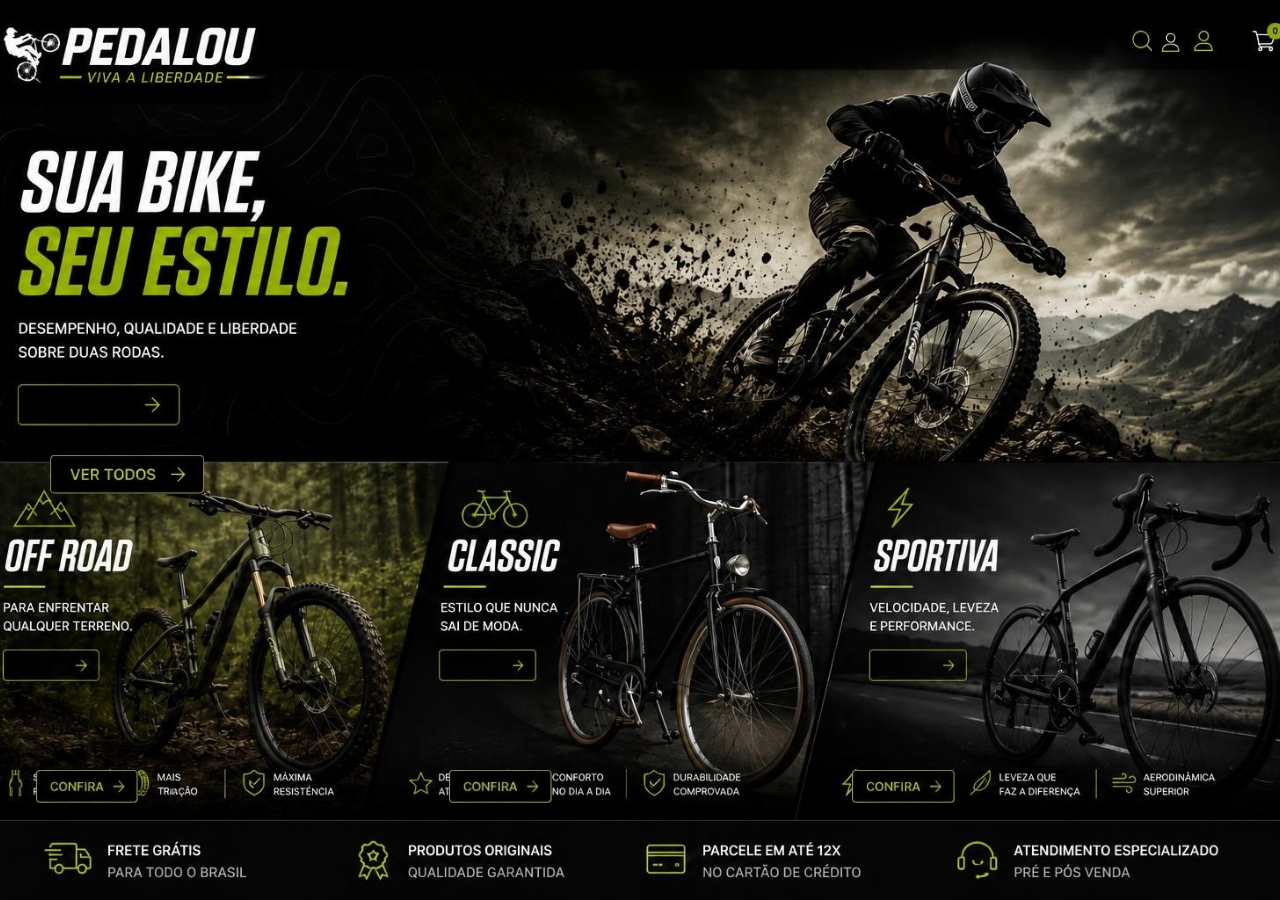
<file: index.html>
<!DOCTYPE html>
<html lang="pt-br">
<head>
    <meta charset="UTF-8">
    <meta name="viewport" content="width=device-width, initial-scale=1.0">
    <title>Pedalou /Menu Inicial</title>
    <link rel="stylesheet" href="style.css">
    <link rel="stylesheet" href="fundo.css">
</head>
    <body>

        <div class="vertudo">
            <button id="vertudo">
                <img src="imagens/ver tudo botao.jpg" alt="Botão ver tudo">
            </button>
        </div>

        <div class="confira_1">
            <button id="confira_1">
                <img src="imagens/confira botao.jpg" alt="Botão confira">
            </button>
        </div>

        <div class="confira_2">
            <button id="confira_2">
                <img src="imagens/confira botao.jpg" alt="Botão confira">
            </button>
        </div>

        <div class="confira_3">
            <button id="confira_3">
                <img src="imagens/confira botao.jpg" alt="Botão confira">
            </button>
        </div>

        <div class="perfil">
            <button id="perfil">
                <img src="imagens/Perfil.jpg" alt="perfil">
            </button>
        </div>

    </body>

    <script src="java.js"></script>
    
</html>
</file>
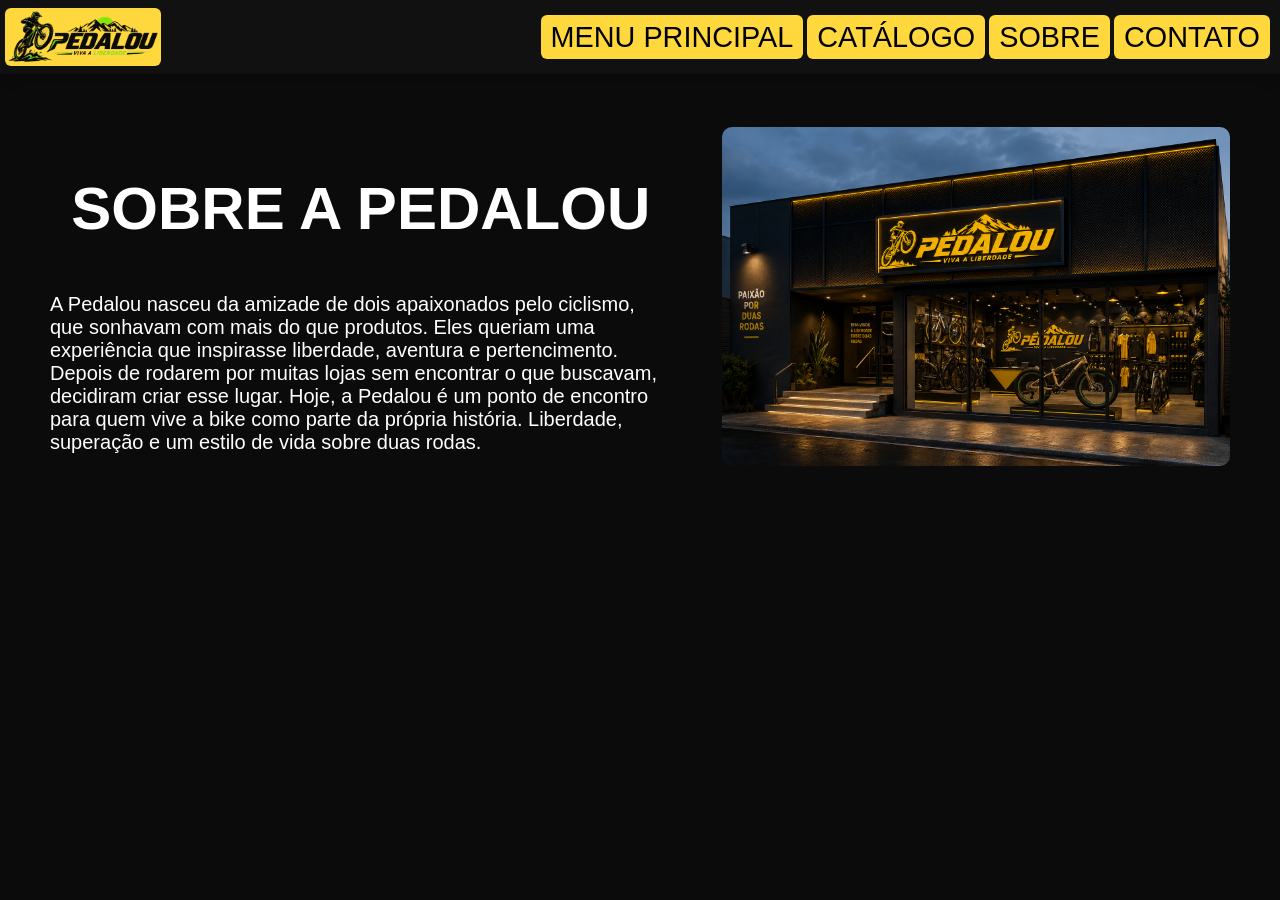
<file: sobre.html>
<!DOCTYPE html>
<html lang="pt-br">
<head>
    <meta charset="UTF-8">
    <meta name="viewport" content="width=device-width, initial-scale=1.0">
    <title>Pedalou /SOBRE</title>
    <link rel="stylesheet" href="style.css">
</head>
<body>
    <header>
        <div class="logo">
           <img src="imagens/logo.png" alt="logo">
        </div>
        <nav class="barnav">
            <ul>
                <li><a href="index.html" class="ativo">MENU PRINCIPAL</a></li>
                <li><a href="catalogo.html" class="ativo">CATÁLOGO</a></li>
                <li><a href="sobre.html" class="ativo">SOBRE</a></li>
                <li><a href="contato.html" class="ativo">CONTATO</a></li>
            </ul>
        </nav>
    </header>

    <section class="sobre">
        <div class="texto">
        <h1>SOBRE A PEDALOU</h1>
        <P>A Pedalou nasceu da amizade de dois apaixonados pelo ciclismo,
        que sonhavam com mais do que produtos. Eles queriam uma experiência
        que inspirasse liberdade, aventura e pertencimento. Depois de rodarem
        por muitas lojas sem encontrar o que buscavam, decidiram criar esse lugar.
        Hoje, a Pedalou é um ponto de encontro para quem vive a bike como parte da própria
        história. Liberdade, superação e um estilo de vida sobre duas rodas.</P>
    </div>

    <div class="fachada">
        <img src="imagens/fachada loja.PNG" alt="fachada da loja">
    </div>
    </section>
</body>
</html>
</file>
<file: style.css>
body{
    margin: 0;
    padding: 0;
    height: 100vh;
    position: relative;
    background-color: #0b0b0b;
}

header {
    background-color: #111111;
    display: flex;
    align-items: center;
    justify-content: space-between;
    padding: 0 48px;
    height: 74px;
    position: sticky;
    top: 0;
    z-index: 999;
    box-shadow: 0 3px 12px rgba(0, 0, 0, 0.25);
}

.barnav{
    position: fixed;
    right: 10px;
}

.logo{
    position: fixed;
    left: 5px;
}

.logo img{ 
    padding: 3px;
    border-radius: 6px;
    background-color: #ffd83d;
    width: 150px;
    height: auto;
    display: block;
}

html{
    scroll-behavior: smooth;
}

nav ul {
    list-style: none;
    display: flex;
    gap: 4px;
}

nav ul li a {
    font-family: Arial, sans-serif;
    text-decoration: none;
    font-size: 1.8rem;
    font-weight: 500;
    padding: 6px 10px;
    border-radius: 6px;
    transition:
        background-color 0.25s,
        color 0.25s;
    white-space: nowrap;
}

nav ul li a:hover,
nav ul li a.ativo {
    background-color: #ffd83d;
    color: rgb(0, 0, 0);
}

.titulo{
    position: relative;
    display: block;
    justify-self: center;
    flex-direction: column;
    font-family: Arial, sans-serif;
    font-size: 24px;
    font-weight: 800;
    color: white;
} 

.card1{
    position: absolute;
    top: 30%;
    left: 15%;
    width: 250px;
    min-height: 400px;
    border-radius: 10px;
    text-align: center;
    padding: 15px;
    background-color: #dfb510;
    border: solid 1px rgb(0, 0, 0);
    display: flex;
    flex-direction: column;
    justify-content: space-between;
}

.card1 img{
    width: 100%;
    height: auto;
    object-fit: contain;
}

.titulocard{
    color: rgb(15, 15, 15);
    font-family: Arial, sans-serif;
    font-size: 36px;
}

.card{
    font-family: Arial, sans-serif;
    color: rgb(15, 15, 15);
}

.card2{
    position: absolute;
    top: 30%;
    left: 40%;
    width: 250px;
    min-height: 400px;
    border-radius: 10px;
    text-align: center;
    padding: 15px;
    background-color: #dfb510;
    border: solid 1px rgb(0, 0, 0);
    display: flex;
    flex-direction: column;
    justify-content: space-between;
}

.card2 img{
    width: 100%;
    height: auto;
    object-fit: contain;
}

.card3{
    position: absolute;
    top: 30%;
    left: 65%;
    width: 250px;
    min-height: 400px;
    border-radius: 10px;
    text-align: center;
    padding: 15px;
    background-color: #dfb510;
   border: solid 1px rgb(0, 0, 0);
    display: flex;
    flex-direction: column;
    justify-content: space-between;
}

.card3 img{
    width: 100%;
    height: auto;
    object-fit: contain;
}

.off-road h2{
    position: relative;
    font-size: 48px;
    top: 700px;
    display: flex;
    flex-direction: column;
    justify-self: center;
}

.off-road p{
    position: relative;
    font-size: 36px;
    top: 700px;
    display: flex;
    flex-direction: column;
    justify-self: center;
}

.card1off{
    position: absolute;
    top: 1075px;
    left: 15%;
    width: 250px;
    min-height: 250px;
    border-radius: 10px;
    text-align: center;
    padding: 15px;
    background-color: #dfb510;
    border: solid 1px rgb(0, 0, 0);
    display: flex;
    flex-direction: column;
    justify-content: space-between;
}

.card1off img{
    width: 100%;
    height: auto;
    object-fit: contain;
}

.card2off{
    position: absolute;
    top: 1075px;
    left: 40%;
    width: 250px;
    min-height: 250px;
    border-radius: 10px;
    text-align: center;
    padding: 15px;
    background-color: #dfb510;
    border: solid 1px rgb(0, 0, 0);
    display: flex;
    flex-direction: column;
    justify-content: space-between;
}

.card2off img{
    width: 100%;
    height: auto;
    object-fit: contain;
}

.card3off{
    position: absolute;
    top: 1075px;
    left: 65%;
    width: 250px;
    min-height: 250px;
    border-radius: 10px;
    text-align: center;
    padding: 15px;
    background-color: #dfb510;
   border: solid 1px rgb(0, 0, 0);
    display: flex;
    flex-direction: column;
    justify-content: space-between;
}

.card3off img{
    width: 100%;
    height: auto;
    object-fit: contain;
}

.navoff{
    position: absolute;
    top: 800px;
}

.card1casual{
    position: absolute;
    top: 1875px;
    left: 15%;
    width: 250px;
    min-height: 250px;
    border-radius: 10px;
    text-align: center;
    padding: 15px;
    background-color: #dfb510;
    border: solid 1px rgb(0, 0, 0);
    display: flex;
    flex-direction: column;
    justify-content: space-between;
}

.card1casual img{
    width: 100%;
    height: auto;
    object-fit: contain;
}

.card2casual{
    position: absolute;
    top: 1875px;
    left: 40%;
    width: 250px;
    min-height: 250px;
    border-radius: 10px;
    text-align: center;
    padding: 15px;
    background-color: #dfb510;
    border: solid 1px rgb(0, 0, 0);
    display: flex;
    flex-direction: column;
    justify-content: space-between;
}

.card2casual img{
    width: 100%;
    height: auto;
    object-fit: contain;
}

.card3casual{
    position: absolute;
    top: 1875px;
    left: 65%;
    width: 250px;
    min-height: 250px;
    border-radius: 10px;
    text-align: center;
    padding: 15px;
    background-color: #dfb510;
   border: solid 1px rgb(0, 0, 0);
    display: flex;
    flex-direction: column;
    justify-content: space-between;
}

.card3casual img{
    width: 100%;
    height: auto;
    object-fit: contain;
}

.casual h2{
    position: relative;
    font-size: 48px;
    top: 1300px;
    display: flex;
    flex-direction: column;
    justify-self: center;
}

.casual p{
    position: relative;
    font-size: 36px;
    top: 1300px;
    display: flex;
    flex-direction: column;
    justify-self: center;
}

.navcasual{
    position: absolute;
    top: 1600px;
}

.card1esportiva{
    position: absolute;
    top: 2775px;
    left: 15%;
    width: 250px;
    min-height: 250px;
    border-radius: 10px;
    text-align: center;
    padding: 15px;
    background-color: #dfb510;
    border: solid 1px rgb(0, 0, 0);
    display: flex;
    flex-direction: column;
    justify-content: space-between;
}

.card1esportiva img{
    width: 100%;
    height: auto;
    object-fit: contain;
}

.card2esportiva{
    position: absolute;
    top: 2775px;
    left: 40%;
    width: 250px;
    min-height: 250px;
    border-radius: 10px;
    text-align: center;
    padding: 15px;
    background-color: #dfb510;
    border: solid 1px rgb(0, 0, 0);
    display: flex;
    flex-direction: column;
    justify-content: space-between;
}

.card2esportiva img{
    width: 100%;
    height: auto;
    object-fit: contain;
}

.card3esportiva{
    position: absolute;
    top: 2775px;
    left: 65%;
    width: 250px;
    min-height: 250px;
    border-radius: 10px;
    text-align: center;
    padding: 15px;
    background-color: #dfb510;
   border: solid 1px rgb(0, 0, 0);
    display: flex;
    flex-direction: column;
    justify-content: space-between;
}

.card3esportiva img{
    width: 100%;
    height: auto;
    object-fit: contain;
}

.esportiva h2{
    position: relative;
    font-size: 48px;
    top: 2000px;
    display: flex;
    flex-direction: column;
    justify-self: center;
}

.esportiva p{
    position: relative;
    font-size: 36px;
    top: 2000px;
    display: flex;
    flex-direction: column;
    justify-self: center;
}

.navesportiva{
    position: absolute;
    top: 2500px;
}

.sobre {
    display: flex;
    align-items: center;
    justify-content: space-between;
    gap: 50px;
    padding: 50px;
}

.texto{
    width: 55%;
    font-size: 20px;
    text-align: left;
}

.texto h1{
    font-size: 60px;
    text-align: center;
}


.fachada{
    width: 45%;
}

.fachada img{
    width: 100%;
    border-radius: 10px;
}

h1{
    font-family: Arial, sans-serif;
    color: white;
}

h2{
    font-family: Arial, sans-serif;
    color: white;
}
p{
    font-family: Arial, sans-serif;
    color: white;
}
</file>
<file: fundo.css>
body{
    margin: 0;
    padding: 0;
    min-height: 100vh;
    background-image: url('imagens/Background\ .jpeg');
    background-size: cover;
    background-position: center top;
    background-repeat: no-repeat;
    position: relative;

}

.vertudo{
    position: absolute;
    top: 50.5%;
    left: 3.9%;
}

#vertudo {
    border: none;
    cursor: pointer;
    padding: 0;
}

.vertudo img{
    width: 12vw;
    height: auto;
    display: block;
}

.confira_1{
    position: absolute;
    top: 85.5%;
    left: 2.8%;
}

#confira_1 {
    border: none;
    cursor: pointer;
    padding: 0;
}

.confira_1 img{
    width: 8vw;
    height: auto;
    display: block;
}

.confira_2{
    position: absolute;
    top: 85.5%;
    left: 35.1%;
}

#confira_2 {
    border: none;
    cursor: pointer;
    padding: 0;
}

.confira_2 img{
    width: 8vw;
    height: auto;
    display: block;
}

.confira_3{
    position: absolute;
    top: 85.5%;
    left: 66.6%;
}

#confira_3 {
    border: none;
    cursor: pointer;
    padding: 0;
}

.confira_3 img{
    width: 8vw;
    height: auto;
    display: block;
}

.perfil{
    position: absolute;
    top: 2.5%;
    left:90%;
}

#perfil {
    border: none;
    cursor: pointer;
    padding: 0;
}

.perfil img{
    width: 3vw;
    height: auto;
    display: block;
}
</file>
